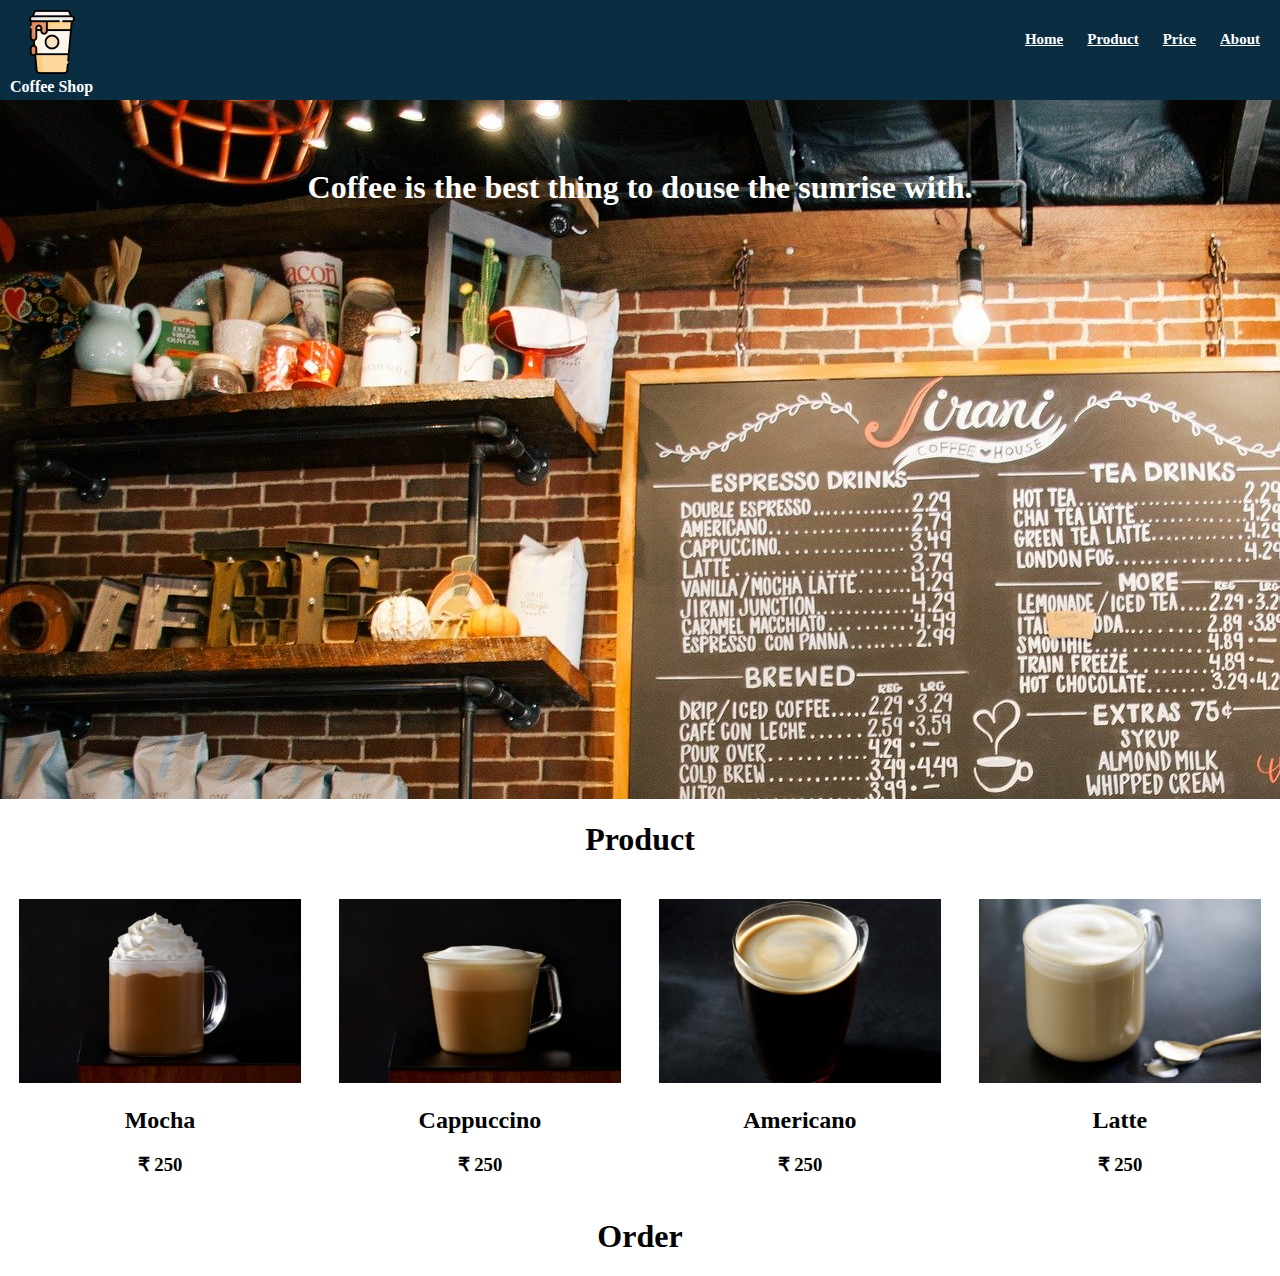
<file: index.html>
<!DOCTYPE html>
<html>
<head>
	<meta charset="utf-8">
	<meta name="viewport" content="width=device-width, initial-scale=1">
	<title>Best coffee store in India</title>
    <link rel="stylesheet" type="text/css" href="coffeeshop.css">
</head>

<body>
    <div class="container">
        <header class="coffee-header">
           <div class="div-logo">
               <img src="coffee-logo.png">
               <span class="logo-text">Coffee Shop</span>
           </div> 
           <nav class="coffee-nav">
              <a href="#"> Home</a>
              <a href="#">Product</a>
              <a href="#">Price</a>
              <a href="#">About</a> 
           </nav>
        </header>
        <div class="site-content">
            <div class="image-content">
                <h1 class="quote">Coffee is the best thing to douse the sunrise with.</h1>
            </div>
            <div class="card-list">
                <h1 id="product">Product</h1>
                <div class="card">
                    <img src="mocha-image.png">
                    <div>
                        <h2>Mocha</h2>
                        <h3>&#8377; 250</h3>
                    </div>
                </div>
                <div class="card">
                    <img src="cappuccino-image.png">
                    <div>
                        <h2>Cappuccino</h2>
                        <h3>&#8377; 250</h3>
                    </div>
                </div>
                <div class="card">
                    <img src="americano-image.png">
                    <div>
                        <h2>Americano</h2>
                        <h3>&#8377; 250</h3>
                    </div>
                </div>
                <div class="card">
                    <img src="latte-image.png">
                    <div>
                        <h2>Latte</h2>
                        <h3>&#8377; 250</h3>
                    </div>
                </div>
            </div>
            <div class="order-section">
                <h1 id="order">Order</h1>
                <script type="text/javascript" src="https://form.jotform.com/jsform/222274797651061"></script>
            </div>
        </div>
    </div>
    
</body>
</html>
</file>
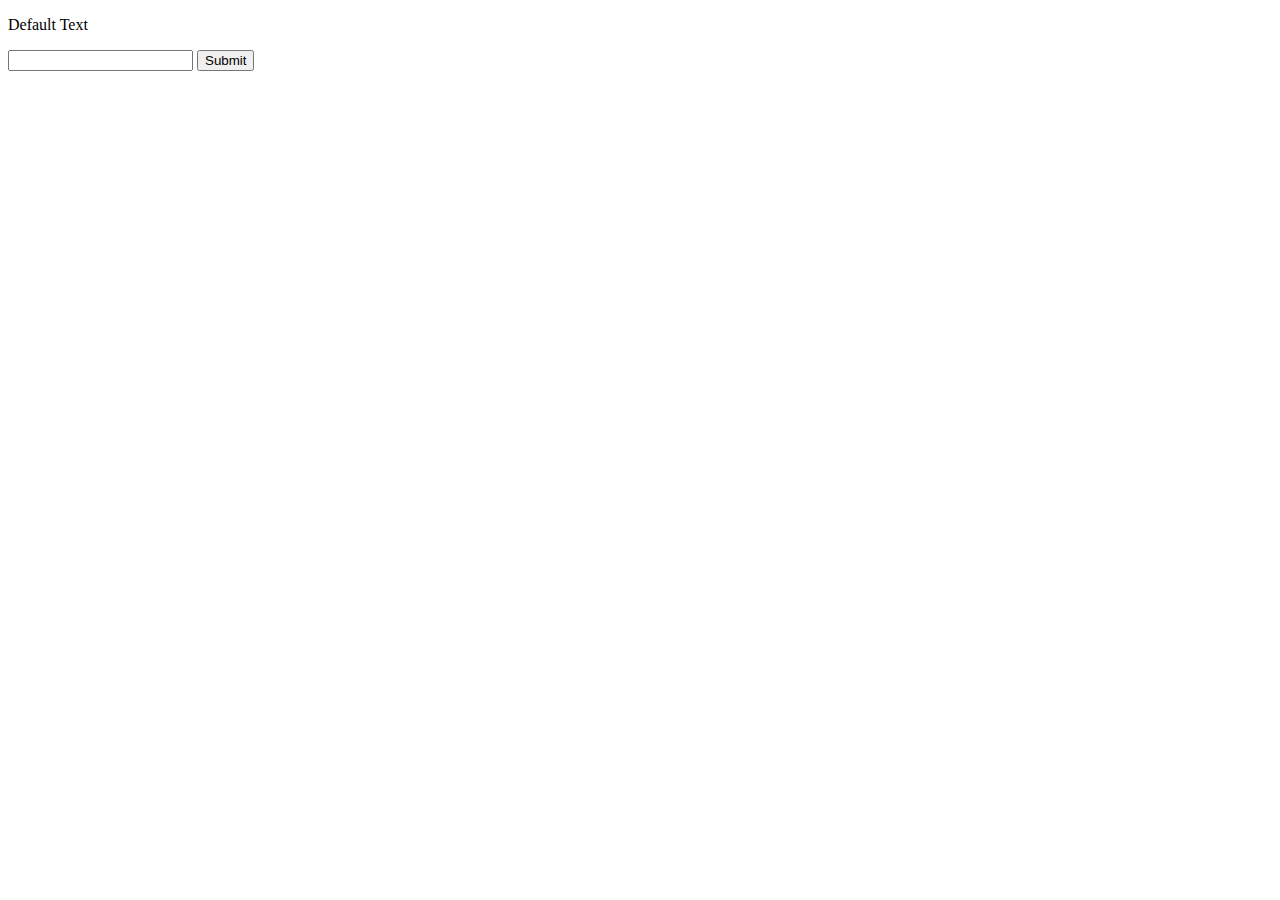
<file: javascript.html>
<!DOCTYPE html>
<html>
<head>
	<meta charset="utf-8">
	<meta name="viewport" content="width=device-width, initial-scale=1">
	<title></title>

</head>
<body>
	<p id="output">
		Default Text
	</p>
	<input id="city">
	<button onclick="show_temp()">Submit</button>
	<script type="text/javascript">
		function show_temp(){
		city = document.getElementById("city").value;
		
		httpRequest = new XMLHttpRequest();
		url = "https://api.weatherbit.io/v2.0/current?city="+city+"&key=2b8d54bcb0224b3cb159e7b444ed84b8";
		httpRequest.open("GET",url);
		httpRequest.send();

		httpRequest.onreadystatechange = function(){
			if (this.readyState == 4 && this.status == 200 ) {
				user_data = JSON.parse(this.responseText);
				document.getElementById("output").innerHTML = user_data.data[0].temp;
			}
		}
	}
	</script>
</body>
</html>
</file>
<file: coffeeshop.css>
body{
	margin: 0px;
}

.coffee-header{
	position: fixed;
	left: 0px;
	right: 0px;
	height: 100px;
	width: 100%;
	background-color: #0a2d42;
	z-index: 100;
}
.div-logo{
	height: 100%;
	text-align: center;
	margin: 10px;
	float: left;
}
.logo-text{
	display: block;
	font-family: "Helvetica Neue";
	font-weight: bold;
	color: white;
}
.coffee-nav{
	float: right;
	height: 100%;
}
.coffee-nav a{
	color: white;
	font-size: 15px;
	font-weight: 700;
	font-family:"Helvetica Neue" ;
	padding-right: 20px;
	padding-top: 12%;
	display: inline-block;
}
.site-content{
	position: absolute;
	top: 78px;
	width: 100%;
}
.image-content{
	background-image: url(background-image.jpg);
	height: 700px;
	width: 100%;
	text-align: center;
}
.quote{
	color: white;
	font-family: "Helvetice Neue";
	position: relative;
	top: 10%;
}
.card-list{
	width: 100%;
}
#product{
	text-align: center;
}
.card{
	width: 22%;
	padding: 1.5%;
	height: 300px;
	float: left;
	text-align: center;
}
.card img{
	width: 100%;
}
.order-section{
	width: 100%;
}
#order{
	text-align: center;
}
.form{
	width: 200px;
	margin: 0 auto;
}
.form input{
	padding: 10px;
	margin: 10px;
}
</file>
